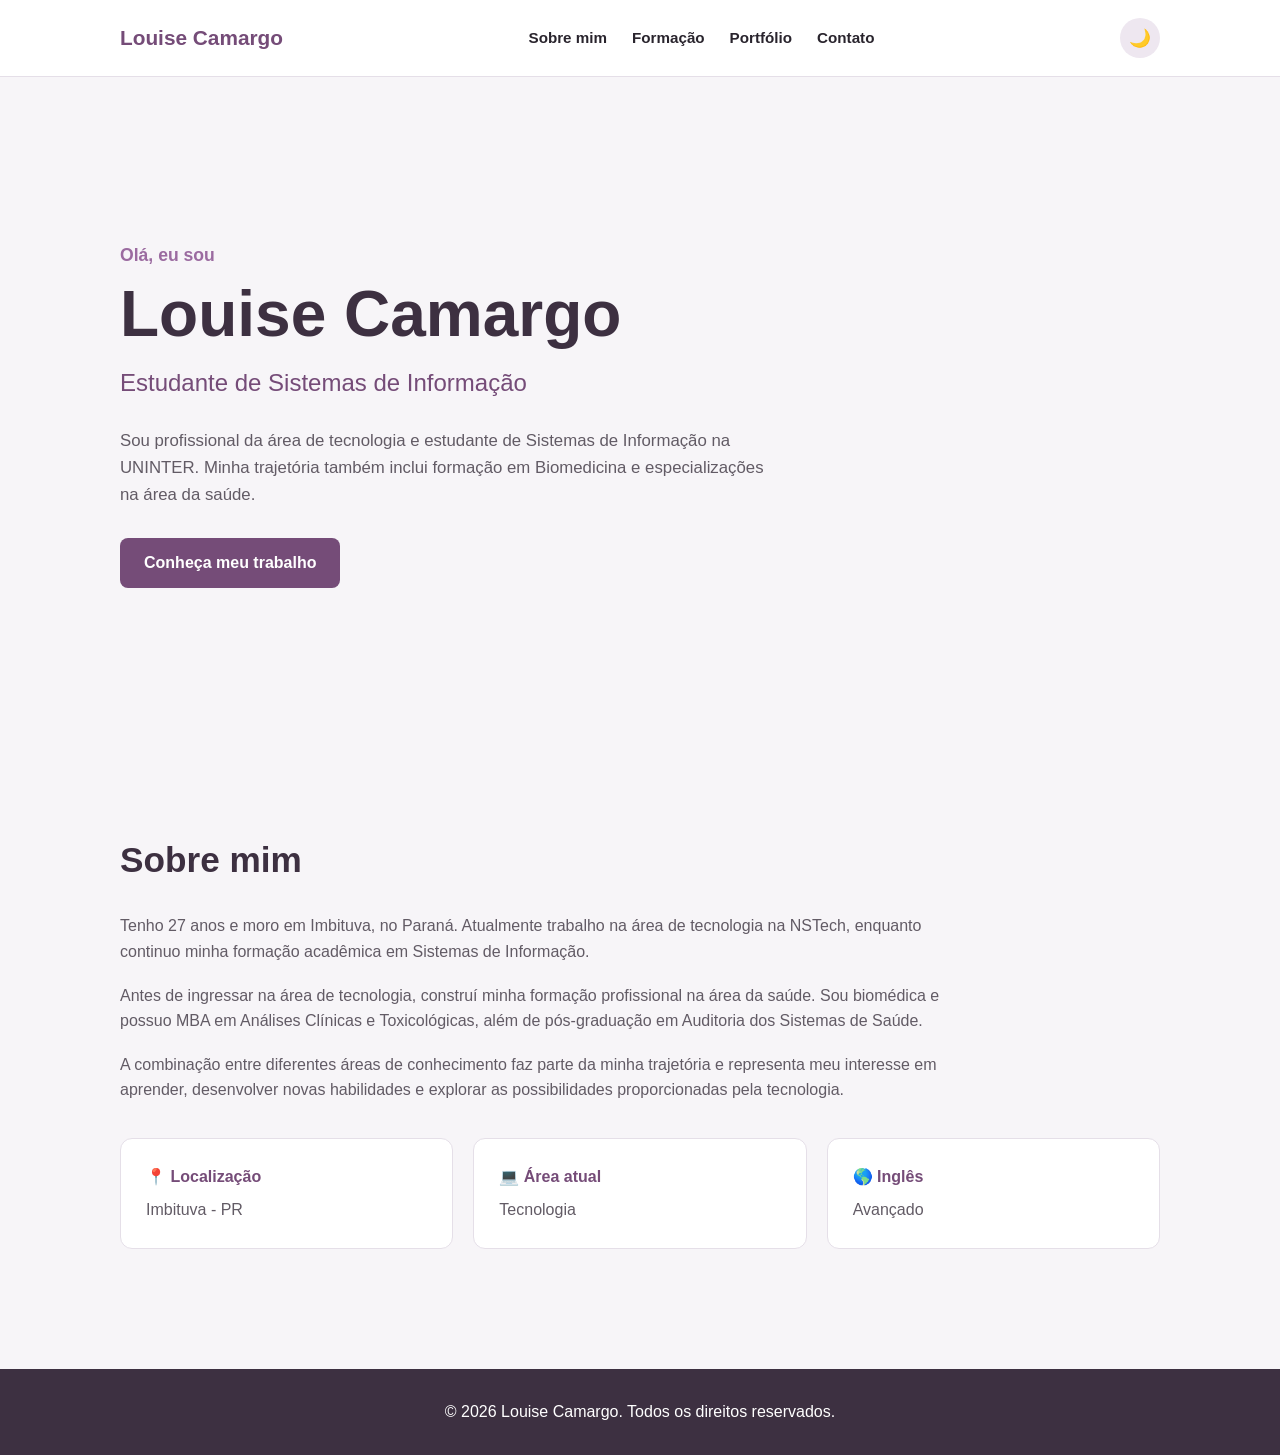
<file: index.html>
<!DOCTYPE html>
<html lang="pt-BR">
<head>
    <meta charset="UTF-8">

    
    <meta name="viewport" content="width=device-width, initial-scale=1.0">

    <title>Louise Camargo | Portfólio</title>

    
    <link rel="stylesheet" href="style.css">
</head>

<body>

    
    <header>
        <nav class="navbar">
            <a href="index.html" class="logo">Louise Camargo</a>

            <ul class="menu">
                <li><a href="index.html">Sobre mim</a></li>
                <li><a href="formacao.html">Formação</a></li>
                <li><a href="portfolio.html">Portfólio</a></li>
                <li><a href="contato.html">Contato</a></li>
            </ul>

           
            <button id="theme-button">🌙</button>
        </nav>
    </header>

   
    <main>

        
        <section class="hero">
            <div class="hero-text">
                <p class="welcome">Olá, eu sou</p>

                <h1>Louise Camargo</h1>

                <h2>Estudante de Sistemas de Informação</h2>

                <p>
                    Sou profissional da área de tecnologia e estudante de
                    Sistemas de Informação na UNINTER. Minha trajetória também
                    inclui formação em Biomedicina e especializações na área da saúde.
                </p>

                <a href="portfolio.html" class="button">
                    Conheça meu trabalho
                </a>
            </div>
        </section>

       
        <section class="about">
            <h2>Sobre mim</h2>

            <p>
                Tenho 27 anos e moro em Imbituva, no Paraná. Atualmente trabalho
                na área de tecnologia na NSTech, enquanto continuo minha formação
                acadêmica em Sistemas de Informação.
            </p>

            <p>
                Antes de ingressar na área de tecnologia, construí minha formação
                profissional na área da saúde. Sou biomédica e possuo MBA em
                Análises Clínicas e Toxicológicas, além de pós-graduação em
                Auditoria dos Sistemas de Saúde.
            </p>

            <p>
                A combinação entre diferentes áreas de conhecimento faz parte
                da minha trajetória e representa meu interesse em aprender,
                desenvolver novas habilidades e explorar as possibilidades
                proporcionadas pela tecnologia.
            </p>

            <div class="personal-info">
                <div>
                    <strong>📍 Localização</strong>
                    <span>Imbituva - PR</span>
                </div>

                <div>
                    <strong>💻 Área atual</strong>
                    <span>Tecnologia</span>
                </div>

                <div>
                    <strong>🌎 Inglês</strong>
                    <span>Avançado</span>
                </div>
            </div>
        </section>

    </main>

  
    <footer>
        <p>&copy; 2026 Louise Camargo. Todos os direitos reservados.</p>
    </footer>

    
    <script src="script.js"></script>

</body>
</html>
</file>
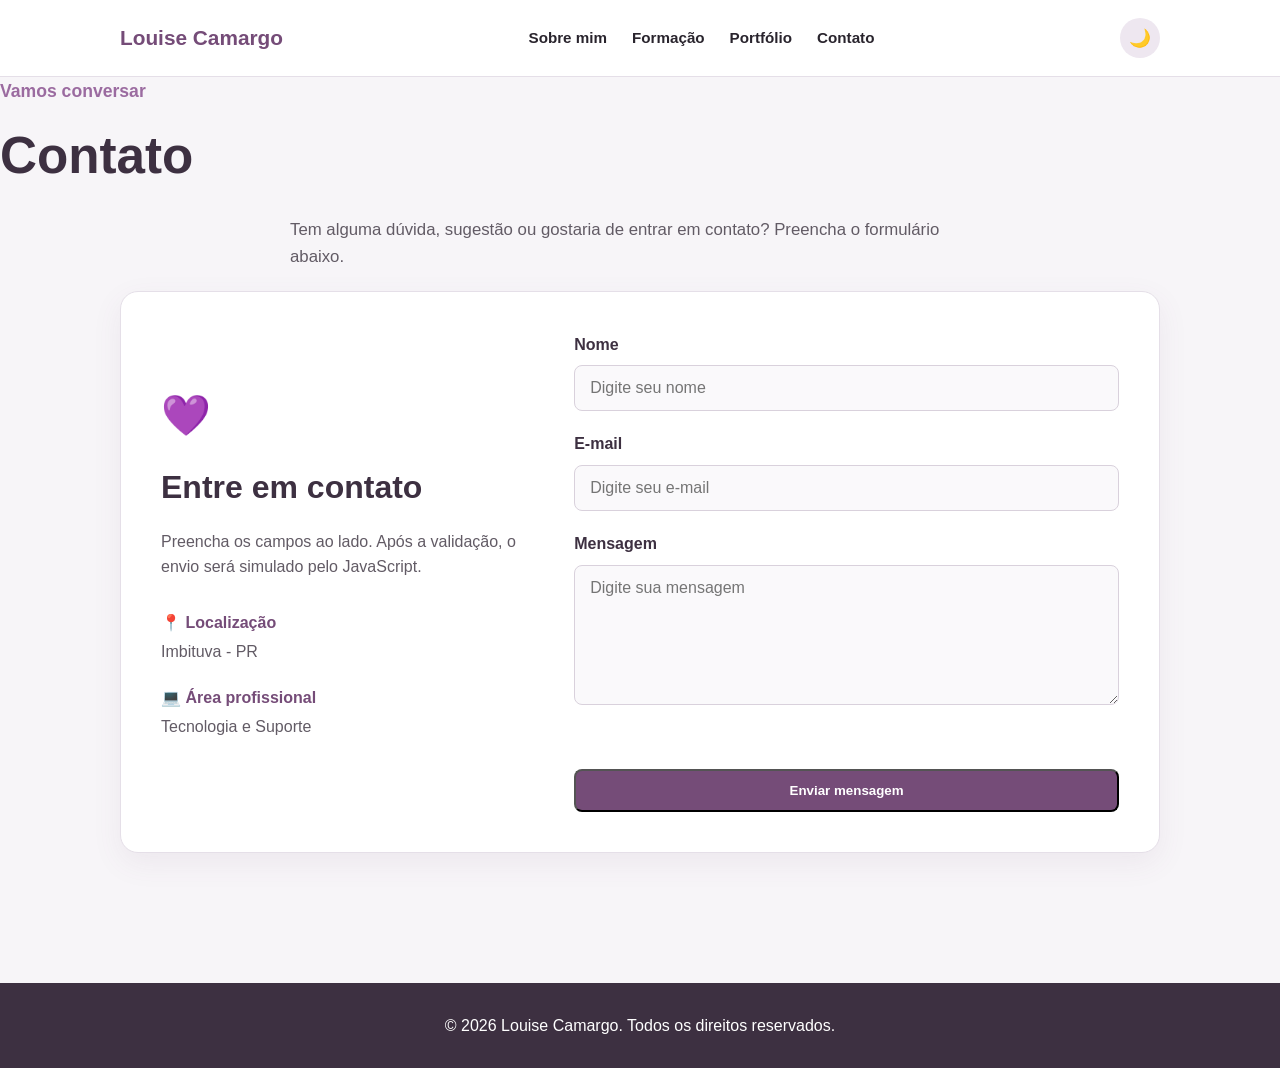
<file: contato.html>
<!DOCTYPE html>
<html lang="pt-BR">
<head>
    <meta charset="UTF-8">

    
    <meta name="viewport" content="width=device-width, initial-scale=1.0">

    <title>Contato | Louise Camargo</title>


    <link rel="stylesheet" href="style.css">
</head>

<body>

   
    <header>
        <nav class="navbar">

            <a href="index.html" class="logo">Louise Camargo</a>

            <ul class="menu">
                <li><a href="index.html">Sobre mim</a></li>
                <li><a href="formacao.html">Formação</a></li>
                <li><a href="portfolio.html">Portfólio</a></li>
                <li><a href="contato.html">Contato</a></li>
            </ul>

            
            <button id="theme-button">🌙</button>

        </nav>
    </header>


    
    <main>

       
        <section class="page-intro">

            <p class="welcome">Vamos conversar</p>

            <h1>Contato</h1>

            <p>
                Tem alguma dúvida, sugestão ou gostaria de entrar em contato?
                Preencha o formulário abaixo.
            </p>

        </section>


       
        <section class="contact-section">

            <div class="contact-card">

                <div class="contact-info">

                    <span class="contact-icon">💜</span>

                    <h2>Entre em contato</h2>

                    <p>
                        Preencha os campos ao lado. Após a validação,
                        o envio será simulado pelo JavaScript.
                    </p>

                    <div class="contact-detail">
                        <strong>📍 Localização</strong>
                        <span>Imbituva - PR</span>
                    </div>

                    <div class="contact-detail">
                        <strong>💻 Área profissional</strong>
                        <span>Tecnologia e Suporte</span>
                    </div>

                </div>


                
                <form id="contact-form">

                    <div class="form-group">
                        <label for="name">Nome</label>

                        <input
                            type="text"
                            id="name"
                            name="name"
                            placeholder="Digite seu nome"
                        >
                    </div>


                    <div class="form-group">
                        <label for="email">E-mail</label>

                        <input
                            type="email"
                            id="email"
                            name="email"
                            placeholder="Digite seu e-mail"
                        >
                    </div>


                    <div class="form-group">
                        <label for="message">Mensagem</label>

                        <textarea
                            id="message"
                            name="message"
                            rows="6"
                            placeholder="Digite sua mensagem"
                        ></textarea>
                    </div>


                    
                    <p id="form-message"></p>


                    <button type="submit" class="button">
                        Enviar mensagem
                    </button>

                </form>

            </div>

        </section>

    </main>


    
    <footer>
        <p>&copy; 2026 Louise Camargo. Todos os direitos reservados.</p>
    </footer>


   
    <script src="script.js"></script>

</body>
</html>
</file>
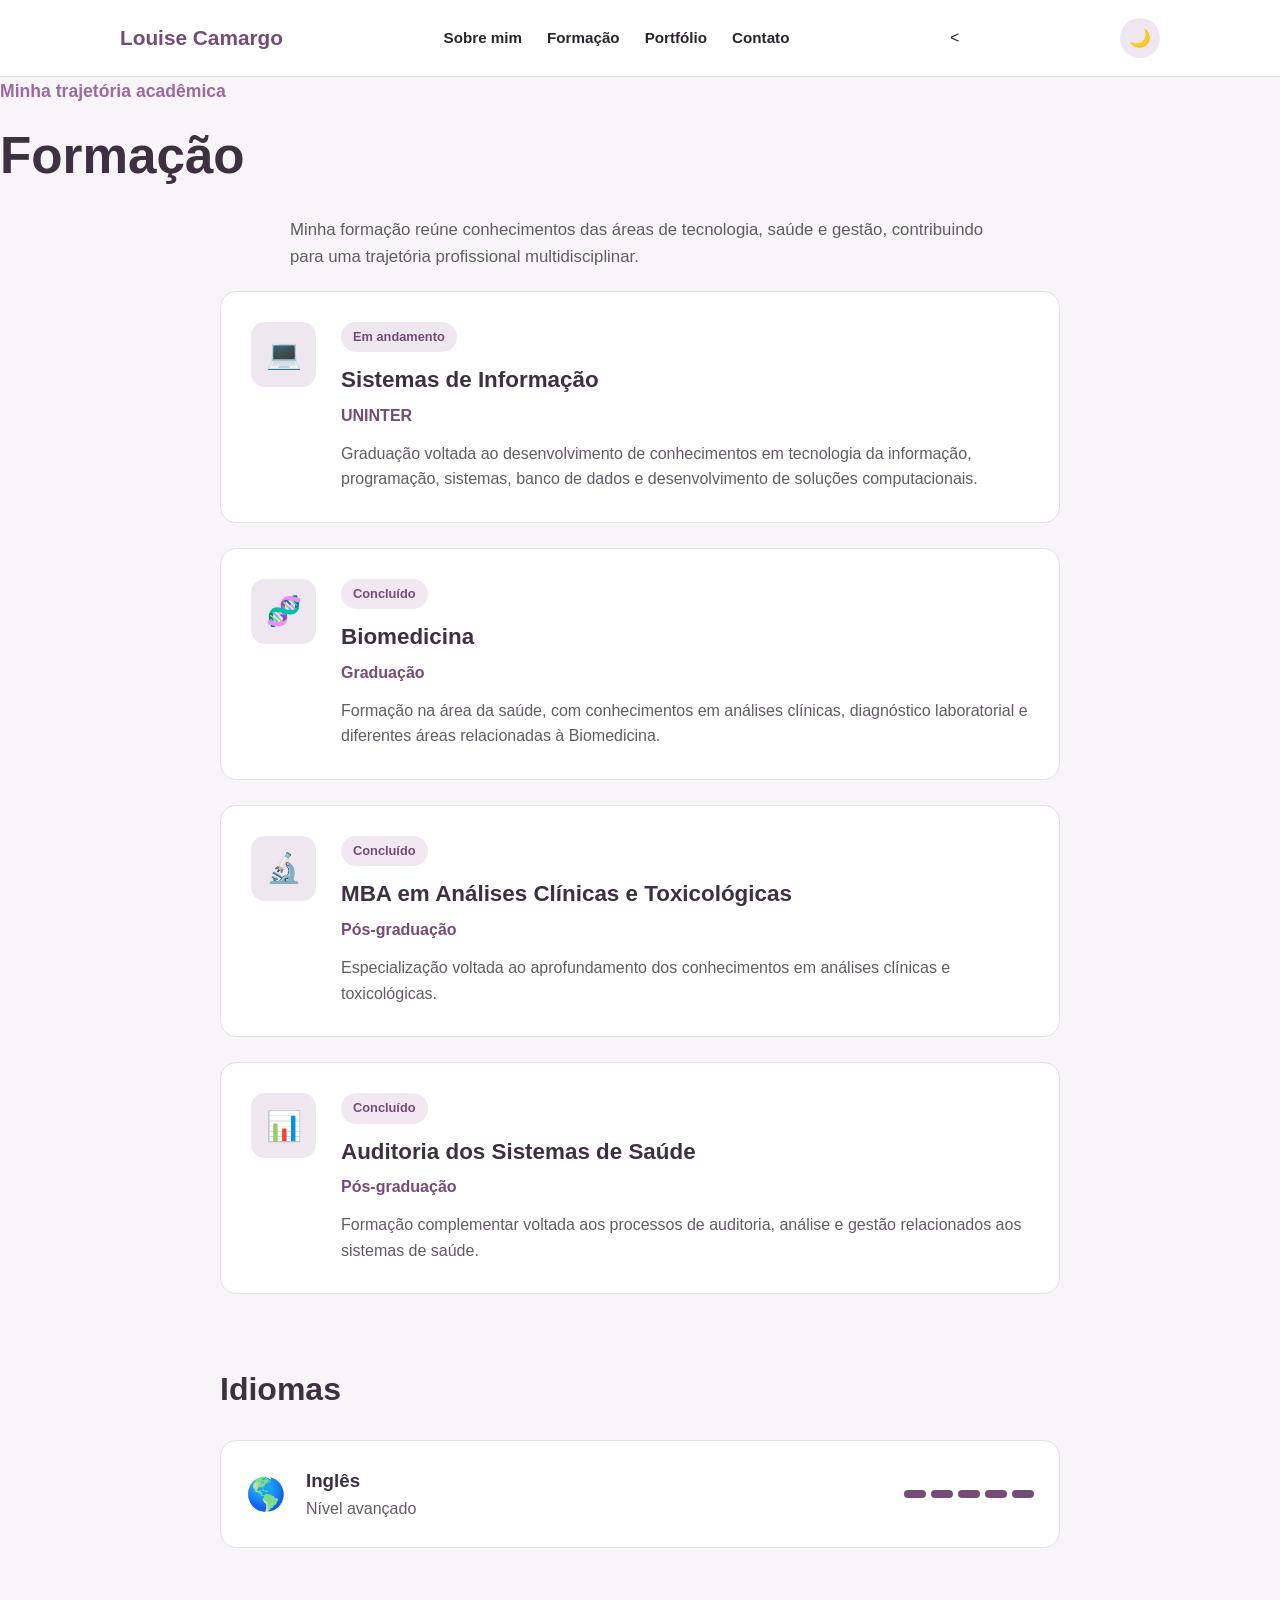
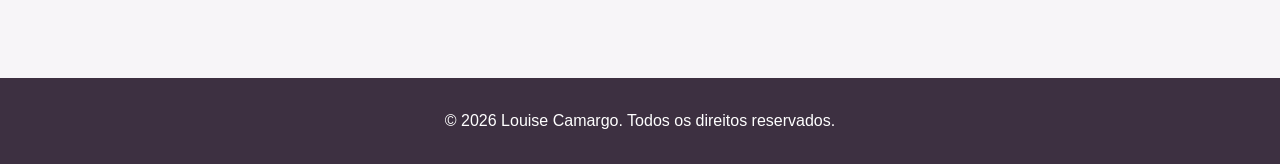
<file: formacao.html>
<!DOCTYPE html>
<html lang="pt-BR">
<head>
    <meta charset="UTF-8">

    
    <meta name="viewport" content="width=device-width, initial-scale=1.0">

    <title>Formação | Louise Camargo</title>

    
    <link rel="stylesheet" href="style.css">
</head>

<body>

    
    <header>
        <nav class="navbar">

            <a href="index.html" class="logo">Louise Camargo</a>

            <ul class="menu">
                <li><a href="index.html">Sobre mim</a></li>
                <li><a href="formacao.html">Formação</a></li>
                <li><a href="portfolio.html">Portfólio</a></li>
                <li><a href="contato.html">Contato</a></li>
            </ul>

            <
            <button id="theme-button">🌙</button>

        </nav>
    </header>


    
    <main>

       
        <section class="page-intro">

            <p class="welcome">Minha trajetória acadêmica</p>

            <h1>Formação</h1>

            <p>
                Minha formação reúne conhecimentos das áreas de tecnologia,
                saúde e gestão, contribuindo para uma trajetória profissional
                multidisciplinar.
            </p>

        </section>


        
        <section class="education">

          
            <article class="education-card">

                <span class="education-icon">💻</span>

                <div>
                    <span class="education-status">
                        Em andamento
                    </span>

                    <h2>Sistemas de Informação</h2>

                    <h3>UNINTER</h3>

                    <p>
                        Graduação voltada ao desenvolvimento de conhecimentos
                        em tecnologia da informação, programação, sistemas,
                        banco de dados e desenvolvimento de soluções
                        computacionais.
                    </p>
                </div>

            </article>


            
            <article class="education-card">

                <span class="education-icon">🧬</span>

                <div>
                    <span class="education-status completed">
                        Concluído
                    </span>

                    <h2>Biomedicina</h2>

                    <h3>Graduação</h3>

                    <p>
                        Formação na área da saúde, com conhecimentos em
                        análises clínicas, diagnóstico laboratorial e
                        diferentes áreas relacionadas à Biomedicina.
                    </p>
                </div>

            </article>


            
            <article class="education-card">

                <span class="education-icon">🔬</span>

                <div>
                    <span class="education-status completed">
                        Concluído
                    </span>

                    <h2>MBA em Análises Clínicas e Toxicológicas</h2>

                    <h3>Pós-graduação</h3>

                    <p>
                        Especialização voltada ao aprofundamento dos
                        conhecimentos em análises clínicas e toxicológicas.
                    </p>
                </div>

            </article>


            
            <article class="education-card">

                <span class="education-icon">📊</span>

                <div>
                    <span class="education-status completed">
                        Concluído
                    </span>

                    <h2>Auditoria dos Sistemas de Saúde</h2>

                    <h3>Pós-graduação</h3>

                    <p>
                        Formação complementar voltada aos processos de
                        auditoria, análise e gestão relacionados aos sistemas
                        de saúde.
                    </p>
                </div>

            </article>

        </section>


      
        <section class="languages">

            <h2>Idiomas</h2>

            <div class="language-card">

                <span class="language-icon">🌎</span>

                <div>
                    <h3>Inglês</h3>
                    <p>Nível avançado</p>
                </div>

                <div class="language-level">
                    <span></span>
                    <span></span>
                    <span></span>
                    <span></span>
                    <span></span>
                </div>

            </div>

        </section>

    </main>


    
    <footer>
        <p>&copy; 2026 Louise Camargo. Todos os direitos reservados.</p>
    </footer>


   
    <script src="script.js"></script>

</body>
</html>
</file>
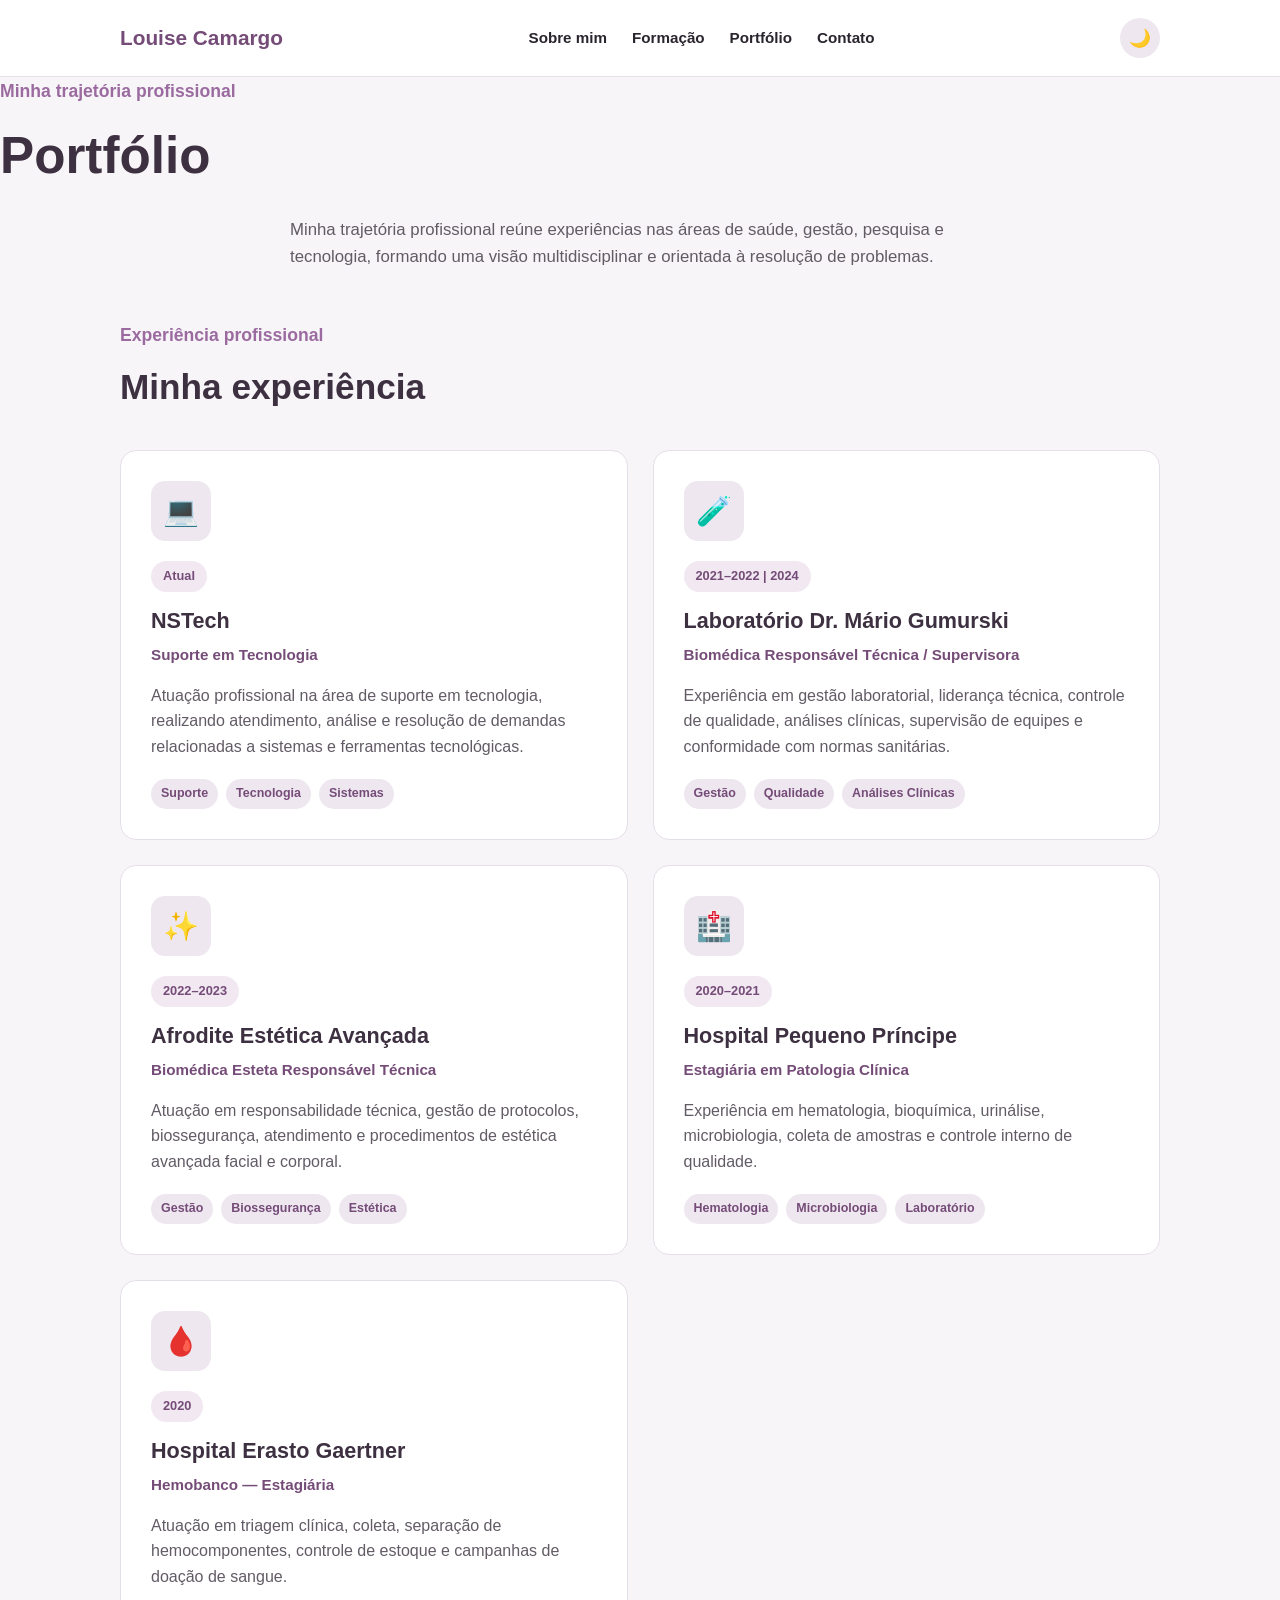
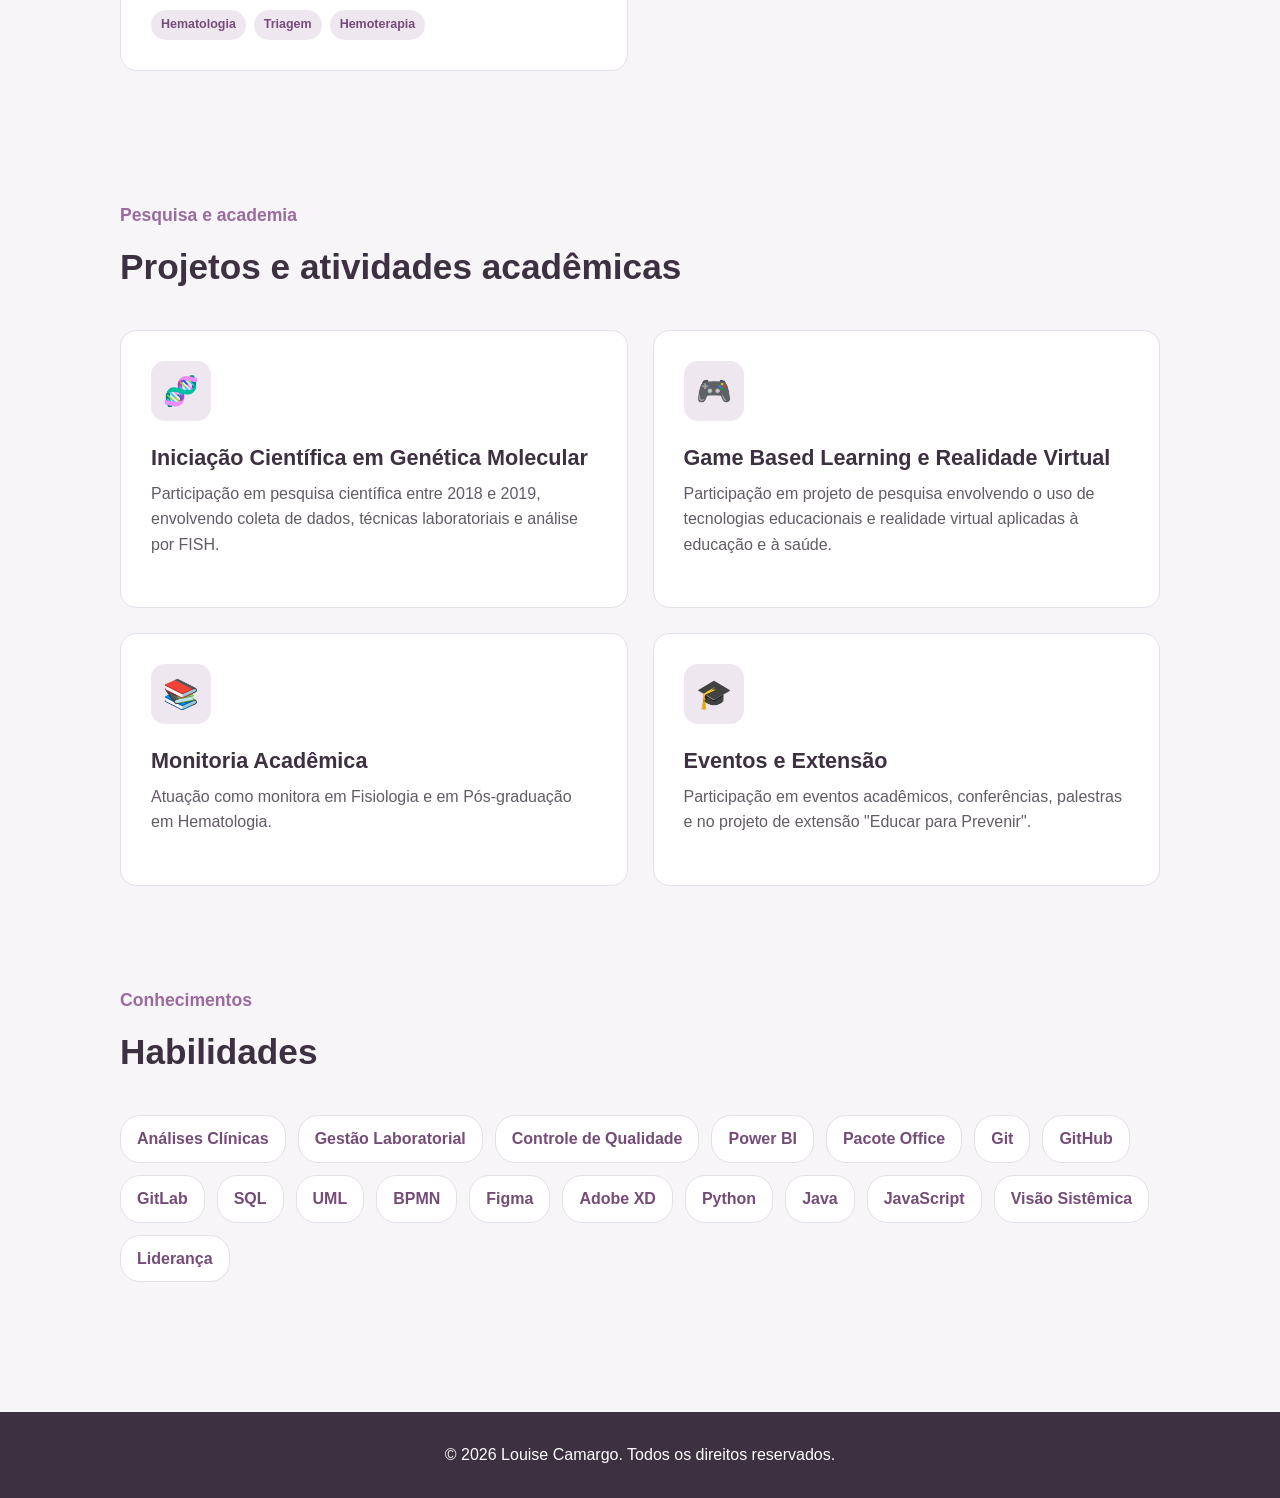
<file: portfolio.html>
<!DOCTYPE html>
<html lang="pt-BR">
<head>
    <meta charset="UTF-8">

    
    <meta name="viewport" content="width=device-width, initial-scale=1.0">

    <title>Portfólio | Louise Camargo</title>

    
    <link rel="stylesheet" href="style.css">
</head>

<body>

  
    <header>
        <nav class="navbar">

            <a href="index.html" class="logo">Louise Camargo</a>

            <ul class="menu">
                <li><a href="index.html">Sobre mim</a></li>
                <li><a href="formacao.html">Formação</a></li>
                <li><a href="portfolio.html">Portfólio</a></li>
                <li><a href="contato.html">Contato</a></li>
            </ul>

            
            <button id="theme-button">🌙</button>

        </nav>
    </header>



    <main>

        
        <section class="page-intro">

            <p class="welcome">Minha trajetória profissional</p>

            <h1>Portfólio</h1>

            <p>
                Minha trajetória profissional reúne experiências nas áreas de
                saúde, gestão, pesquisa e tecnologia, formando uma visão
                multidisciplinar e orientada à resolução de problemas.
            </p>

        </section>


        
        <section class="portfolio-section">

            <div class="section-title">
                <p class="welcome">Experiência profissional</p>
                <h2>Minha experiência</h2>
            </div>


            <div class="portfolio-grid">

<article class="portfolio-card">

    <div class="card-icon">💻</div>

    <span class="card-period">
        Atual
    </span>

    <h3>NSTech</h3>

    <h4>Suporte em Tecnologia</h4>

    <p>
        Atuação profissional na área de suporte em tecnologia,
        realizando atendimento, análise e resolução de demandas
        relacionadas a sistemas e ferramentas tecnológicas.
    </p>

    <div class="card-tags">
        <span>Suporte</span>
        <span>Tecnologia</span>
        <span>Sistemas</span>
    </div>

</article>
                
                <article class="portfolio-card">

                    <div class="card-icon">🧪</div>

                    <span class="card-period">
                        2021–2022 | 2024
                    </span>

                    <h3>Laboratório Dr. Mário Gumurski</h3>

                    <h4>Biomédica Responsável Técnica / Supervisora</h4>

                    <p>
                        Experiência em gestão laboratorial, liderança técnica,
                        controle de qualidade, análises clínicas, supervisão
                        de equipes e conformidade com normas sanitárias.
                    </p>

                    <div class="card-tags">
                        <span>Gestão</span>
                        <span>Qualidade</span>
                        <span>Análises Clínicas</span>
                    </div>

                </article>


                
                <article class="portfolio-card">

                    <div class="card-icon">✨</div>

                    <span class="card-period">
                        2022–2023
                    </span>

                    <h3>Afrodite Estética Avançada</h3>

                    <h4>Biomédica Esteta Responsável Técnica</h4>

                    <p>
                        Atuação em responsabilidade técnica, gestão de
                        protocolos, biossegurança, atendimento e procedimentos
                        de estética avançada facial e corporal.
                    </p>

                    <div class="card-tags">
                        <span>Gestão</span>
                        <span>Biossegurança</span>
                        <span>Estética</span>
                    </div>

                </article>


                
                <article class="portfolio-card">

                    <div class="card-icon">🏥</div>

                    <span class="card-period">
                        2020–2021
                    </span>

                    <h3>Hospital Pequeno Príncipe</h3>

                    <h4>Estagiária em Patologia Clínica</h4>

                    <p>
                        Experiência em hematologia, bioquímica, urinálise,
                        microbiologia, coleta de amostras e controle interno
                        de qualidade.
                    </p>

                    <div class="card-tags">
                        <span>Hematologia</span>
                        <span>Microbiologia</span>
                        <span>Laboratório</span>
                    </div>

                </article>


                
                <article class="portfolio-card">

                    <div class="card-icon">🩸</div>

                    <span class="card-period">
                        2020
                    </span>

                    <h3>Hospital Erasto Gaertner</h3>

                    <h4>Hemobanco — Estagiária</h4>

                    <p>
                        Atuação em triagem clínica, coleta, separação de
                        hemocomponentes, controle de estoque e campanhas
                        de doação de sangue.
                    </p>

                    <div class="card-tags">
                        <span>Hematologia</span>
                        <span>Triagem</span>
                        <span>Hemoterapia</span>
                    </div>

                </article>

            </div>

        </section>


        
        <section class="portfolio-section">

            <div class="section-title">
                <p class="welcome">Pesquisa e academia</p>
                <h2>Projetos e atividades acadêmicas</h2>
            </div>


            <div class="portfolio-grid">

                <article class="portfolio-card academic-card">

                    <div class="card-icon">🧬</div>

                    <h3>Iniciação Científica em Genética Molecular</h3>

                    <p>
                        Participação em pesquisa científica entre 2018 e 2019,
                        envolvendo coleta de dados, técnicas laboratoriais e
                        análise por FISH.
                    </p>

                </article>


                <article class="portfolio-card academic-card">

                    <div class="card-icon">🎮</div>

                    <h3>Game Based Learning e Realidade Virtual</h3>

                    <p>
                        Participação em projeto de pesquisa envolvendo o uso
                        de tecnologias educacionais e realidade virtual
                        aplicadas à educação e à saúde.
                    </p>

                </article>


                <article class="portfolio-card academic-card">

                    <div class="card-icon">📚</div>

                    <h3>Monitoria Acadêmica</h3>

                    <p>
                        Atuação como monitora em Fisiologia e em
                        Pós-graduação em Hematologia.
                    </p>

                </article>


                <article class="portfolio-card academic-card">

                    <div class="card-icon">🎓</div>

                    <h3>Eventos e Extensão</h3>

                    <p>
                        Participação em eventos acadêmicos, conferências,
                        palestras e no projeto de extensão
                        "Educar para Prevenir".
                    </p>

                </article>

            </div>

        </section>


        
        <section class="skills">

            <div class="section-title">
                <p class="welcome">Conhecimentos</p>
                <h2>Habilidades</h2>
            </div>


            <div class="skills-list">

                <span>Análises Clínicas</span>
                <span>Gestão Laboratorial</span>
                <span>Controle de Qualidade</span>
                <span>Power BI</span>
                <span>Pacote Office</span>
                <span>Git</span>
                <span>GitHub</span>
                <span>GitLab</span>
                <span>SQL</span>
                <span>UML</span>
                <span>BPMN</span>
                <span>Figma</span>
                <span>Adobe XD</span>
                <span>Python</span>
                <span>Java</span>
                <span>JavaScript</span>
                <span>Visão Sistêmica</span>
                <span>Liderança</span>

            </div>

        </section>

    </main>


    
    <footer>
        <p>&copy; 2026 Louise Camargo. Todos os direitos reservados.</p>
    </footer>


    
    <script src="script.js"></script>

</body>
</html>
</file>
<file: style.css>
* {
    margin: 0;
    padding: 0;
    box-sizing: border-box;
}

html {
    scroll-behavior: smooth;
}

body {
    font-family: Arial, Helvetica, sans-serif;
    background: #f7f5f8;
    color: #29242d;
    line-height: 1.6;
    transition: background 0.3s, color 0.3s;
}

a {
    text-decoration: none;
    color: inherit;
}



header {
    background: #ffffff;
    border-bottom: 1px solid #e5dfe8;
    position: sticky;
    top: 0;
    z-index: 1000;
}

.navbar {
    max-width: 1100px;
    margin: auto;
    padding: 18px 30px;

    display: flex;
    align-items: center;
    justify-content: space-between;
    gap: 30px;
}

.logo {
    font-size: 1.3rem;
    font-weight: bold;
    color: #754c78;
}

.menu {
    list-style: none;

    display: flex;
    align-items: center;
    gap: 25px;
}

.menu a {
    font-size: 0.95rem;
    font-weight: 600;
    transition: color 0.3s;
}

.menu a:hover {
    color: #9b6ba0;
}



#theme-button {
    border: none;
    background: #eee7f0;
    width: 40px;
    height: 40px;
    border-radius: 50%;
    cursor: pointer;
    font-size: 1.1rem;
    transition: transform 0.3s;
}

#theme-button:hover {
    transform: scale(1.1);
}



.hero {
    max-width: 1100px;
    min-height: 75vh;
    margin: auto;
    padding: 80px 30px;

    display: flex;
    align-items: center;
}

.hero-text {
    max-width: 700px;
}

.welcome {
    color: #9b6ba0;
    font-weight: bold;
    font-size: 1.1rem;
    margin-bottom: 10px;
}

.hero h1 {
    font-size: 4rem;
    line-height: 1.1;
    margin-bottom: 15px;
    color: #3d3041;
}

.hero h2 {
    font-size: 1.5rem;
    font-weight: normal;
    color: #754c78;
    margin-bottom: 25px;
}

.hero p:not(.welcome) {
    max-width: 650px;
    font-size: 1.05rem;
    color: #625b65;
    margin-bottom: 30px;
}



.button {
    display: inline-block;
    padding: 12px 24px;
    border-radius: 8px;

    background: #754c78;
    color: #ffffff;

    font-weight: bold;

    transition: transform 0.3s, background 0.3s;
}

.button:hover {
    background: #5e3c61;
    transform: translateY(-2px);
}



.about {
    max-width: 1100px;
    margin: auto;
    padding: 80px 30px;
}

.about h2 {
    font-size: 2.2rem;
    margin-bottom: 25px;
    color: #3d3041;
}

.about p {
    max-width: 850px;
    margin-bottom: 18px;
    color: #625b65;
}



.personal-info {
    margin-top: 35px;

    display: grid;
    grid-template-columns: repeat(3, 1fr);
    gap: 20px;
}

.personal-info div {
    background: #ffffff;
    padding: 25px;
    border-radius: 12px;
    border: 1px solid #e5dfe8;

    display: flex;
    flex-direction: column;
    gap: 8px;
}

.personal-info strong {
    color: #754c78;
}

.personal-info span {
    color: #625b65;
}



footer {
    text-align: center;
    padding: 30px;
    background: #3d3041;
    color: #ffffff;
    margin-top: 40px;
}



body.dark-mode {
    background: #19161b;
    color: #eee8f0;
}

body.dark-mode header {
    background: #211c23;
    border-color: #39313c;
}

body.dark-mode .logo,
body.dark-mode .hero h1,
body.dark-mode .about h2 {
    color: #eee8f0;
}

body.dark-mode .menu a {
    color: #eee8f0;
}

body.dark-mode .hero h2,
body.dark-mode .welcome,
body.dark-mode .personal-info strong {
    color: #c59acb;
}

body.dark-mode .hero p:not(.welcome),
body.dark-mode .about p,
body.dark-mode .personal-info span {
    color: #c9c1cc;
}

body.dark-mode .personal-info div {
    background: #211c23;
    border-color: #39313c;
}

body.dark-mode #theme-button {
    background: #39313c;
}

body.dark-mode footer {
    background: #100e12;
}



@media (max-width: 768px) {

    .navbar {
        padding: 15px 20px;
        flex-wrap: wrap;
    }

    .menu {
        width: 100%;
        justify-content: center;
        gap: 15px;
        flex-wrap: wrap;
    }

    .hero {
        min-height: auto;
        padding: 70px 20px;
    }

    .hero h1 {
        font-size: 2.8rem;
    }

    .hero h2 {
        font-size: 1.25rem;
    }

    .about {
        padding: 60px 20px;
    }

    .personal-info {
        grid-template-columns: 1fr;
    }
}

--------------------------------

.page-intro {
    max-width: 900px;
    margin: auto;
    padding: 80px 30px 50px;
    text-align: center;
}

.page-intro h1 {
    font-size: 3.2rem;
    color: #3d3041;
    margin-bottom: 20px;
}

.page-intro p:not(.welcome) {
    max-width: 700px;
    margin: auto;
    color: #625b65;
    font-size: 1.05rem;
}




.education {
    max-width: 900px;
    margin: auto;
    padding: 20px 30px 70px;

    display: flex;
    flex-direction: column;
    gap: 25px;
}




.education-card {
    background: #ffffff;
    border: 1px solid #e5dfe8;
    border-radius: 16px;
    padding: 30px;

    display: flex;
    align-items: flex-start;
    gap: 25px;

    transition: transform 0.3s, box-shadow 0.3s;
}

.education-card:hover {
    transform: translateY(-4px);
    box-shadow: 0 10px 25px rgba(117, 76, 120, 0.12);
}




.education-icon {
    min-width: 65px;
    height: 65px;

    display: flex;
    align-items: center;
    justify-content: center;

    background: #eee7f0;
    border-radius: 14px;

    font-size: 1.8rem;
}




.education-status {
    display: inline-block;

    padding: 5px 12px;
    margin-bottom: 10px;

    border-radius: 20px;

    background: #eee7f0;
    color: #754c78;

    font-size: 0.8rem;
    font-weight: bold;
}

.education-status.completed {
    background: #f1e8f2;
}




.education-card h2 {
    color: #3d3041;
    font-size: 1.4rem;
    margin-bottom: 5px;
}

.education-card h3 {
    color: #754c78;
    font-size: 1rem;
    margin-bottom: 12px;
}

.education-card p {
    color: #625b65;
}




.languages {
    max-width: 900px;
    margin: auto;
    padding: 0 30px 90px;
}

.languages > h2 {
    color: #3d3041;
    font-size: 2rem;
    margin-bottom: 25px;
}




.language-card {
    background: #ffffff;
    border: 1px solid #e5dfe8;
    border-radius: 16px;
    padding: 25px;

    display: flex;
    align-items: center;
    gap: 20px;
}

.language-icon {
    font-size: 2rem;
}

.language-card h3 {
    color: #3d3041;
}

.language-card p {
    color: #625b65;
}




.language-level {
    margin-left: auto;

    display: flex;
    gap: 5px;
}

.language-level span {
    width: 22px;
    height: 8px;
    border-radius: 10px;
    background: #754c78;
}




body.dark-mode .page-intro h1,
body.dark-mode .education-card h2,
body.dark-mode .languages > h2,
body.dark-mode .language-card h3 {
    color: #eee8f0;
}

body.dark-mode .page-intro p:not(.welcome),
body.dark-mode .education-card p,
body.dark-mode .language-card p {
    color: #c9c1cc;
}

body.dark-mode .education-card,
body.dark-mode .language-card {
    background: #211c23;
    border-color: #39313c;
}

body.dark-mode .education-icon {
    background: #39313c;
}




@media (max-width: 768px) {

    .page-intro {
        padding: 60px 20px 40px;
    }

    .page-intro h1 {
        font-size: 2.5rem;
    }

    .education {
        padding: 20px 20px 60px;
    }

    .education-card {
        padding: 22px;
        flex-direction: column;
        gap: 15px;
    }

    .languages {
        padding: 0 20px 70px;
    }

    .language-card {
        flex-wrap: wrap;
    }

    .language-level {
        width: 100%;
        margin-left: 0;
    }
}



.portfolio-section {
    max-width: 1100px;
    margin: auto;
    padding: 50px 30px 80px;
}

.section-title {
    margin-bottom: 35px;
}

.section-title h2 {
    color: #3d3041;
    font-size: 2.2rem;
    margin-top: 5px;
}




.portfolio-grid {
    display: grid;
    grid-template-columns: repeat(2, 1fr);
    gap: 25px;
}




.portfolio-card {
    background: #ffffff;
    border: 1px solid #e5dfe8;
    border-radius: 16px;
    padding: 30px;

    transition: transform 0.3s, box-shadow 0.3s;
}

.portfolio-card:hover {
    transform: translateY(-5px);
    box-shadow: 0 12px 30px rgba(117, 76, 120, 0.13);
}




.card-icon {
    width: 60px;
    height: 60px;

    display: flex;
    align-items: center;
    justify-content: center;

    background: #eee7f0;
    border-radius: 14px;

    font-size: 1.8rem;
    margin-bottom: 20px;
}




.card-period {
    display: inline-block;

    color: #754c78;
    background: #f1e8f2;

    padding: 5px 12px;
    border-radius: 20px;

    font-size: 0.8rem;
    font-weight: bold;

    margin-bottom: 12px;
}




.portfolio-card h3 {
    color: #3d3041;
    font-size: 1.35rem;
    margin-bottom: 5px;
}

.portfolio-card h4 {
    color: #754c78;
    font-size: 0.95rem;
    margin-bottom: 15px;
}




.portfolio-card p {
    color: #625b65;
    margin-bottom: 20px;
}




.card-tags {
    display: flex;
    flex-wrap: wrap;
    gap: 8px;
}

.card-tags span {
    background: #eee7f0;
    color: #754c78;

    padding: 5px 10px;
    border-radius: 15px;

    font-size: 0.78rem;
    font-weight: bold;
}




.academic-card {
    min-height: 230px;
}




.skills {
    max-width: 1100px;
    margin: auto;
    padding: 20px 30px 90px;
}

.skills-list {
    display: flex;
    flex-wrap: wrap;
    gap: 12px;
}

.skills-list span {
    padding: 10px 16px;

    background: #ffffff;
    border: 1px solid #e5dfe8;

    border-radius: 20px;

    color: #754c78;
    font-weight: 600;

    transition: transform 0.3s, background 0.3s;
}

.skills-list span:hover {
    transform: translateY(-2px);
    background: #eee7f0;
}




body.dark-mode .section-title h2,
body.dark-mode .portfolio-card h3 {
    color: #eee8f0;
}

body.dark-mode .portfolio-card,
body.dark-mode .skills-list span {
    background: #211c23;
    border-color: #39313c;
}

body.dark-mode .portfolio-card p {
    color: #c9c1cc;
}

body.dark-mode .card-icon {
    background: #39313c;
}

body.dark-mode .card-period,
body.dark-mode .card-tags span {
    background: #39313c;
    color: #c59acb;
}

body.dark-mode .skills-list span {
    color: #c59acb;
}




@media (max-width: 768px) {

    .portfolio-section {
        padding: 40px 20px 60px;
    }

    .portfolio-grid {
        grid-template-columns: 1fr;
    }

    .skills {
        padding: 20px 20px 70px;
    }

}



.contact-section {
    max-width: 1100px;
    margin: auto;
    padding: 20px 30px 90px;
}




.contact-card {
    background: #ffffff;
    border: 1px solid #e5dfe8;
    border-radius: 18px;
    padding: 40px;

    display: grid;
    grid-template-columns: 0.8fr 1.2fr;
    gap: 50px;

    box-shadow: 0 10px 30px rgba(117, 76, 120, 0.08);
}




.contact-info {
    display: flex;
    flex-direction: column;
    justify-content: center;
}

.contact-icon {
    font-size: 2.5rem;
    margin-bottom: 15px;
}

.contact-info h2 {
    color: #3d3041;
    font-size: 2rem;
    margin-bottom: 15px;
}

.contact-info > p {
    color: #625b65;
    margin-bottom: 30px;
}




.contact-detail {
    display: flex;
    flex-direction: column;
    margin-bottom: 20px;
}

.contact-detail strong {
    color: #754c78;
    margin-bottom: 4px;
}

.contact-detail span {
    color: #625b65;
}




#contact-form {
    display: flex;
    flex-direction: column;
    gap: 20px;
}

.form-group {
    display: flex;
    flex-direction: column;
    gap: 8px;
}

.form-group label {
    color: #3d3041;
    font-weight: bold;
}

.form-group input,
.form-group textarea {
    width: 100%;

    padding: 13px 15px;

    border: 1px solid #d9d1dc;
    border-radius: 8px;

    background: #faf9fb;
    color: #29242d;

    font-family: inherit;
    font-size: 1rem;

    outline: none;

    transition: border-color 0.3s, box-shadow 0.3s;
}

.form-group textarea {
    resize: vertical;
    min-height: 140px;
}




.form-group input:focus,
.form-group textarea:focus {
    border-color: #754c78;
    box-shadow: 0 0 0 3px rgba(117, 76, 120, 0.12);
}




#form-message {
    min-height: 24px;
    font-weight: bold;
}




body.dark-mode .contact-card {
    background: #211c23;
    border-color: #39313c;
}

body.dark-mode .contact-info h2,
body.dark-mode .form-group label {
    color: #eee8f0;
}

body.dark-mode .contact-info > p,
body.dark-mode .contact-detail span {
    color: #c9c1cc;
}

body.dark-mode .contact-detail strong {
    color: #c59acb;
}

body.dark-mode .form-group input,
body.dark-mode .form-group textarea {
    background: #19161b;
    border-color: #39313c;
    color: #eee8f0;
}




@media (max-width: 768px) {

    .contact-section {
        padding: 20px 20px 70px;
    }

    .contact-card {
        grid-template-columns: 1fr;
        padding: 25px;
        gap: 35px;
    }

}
</file>
